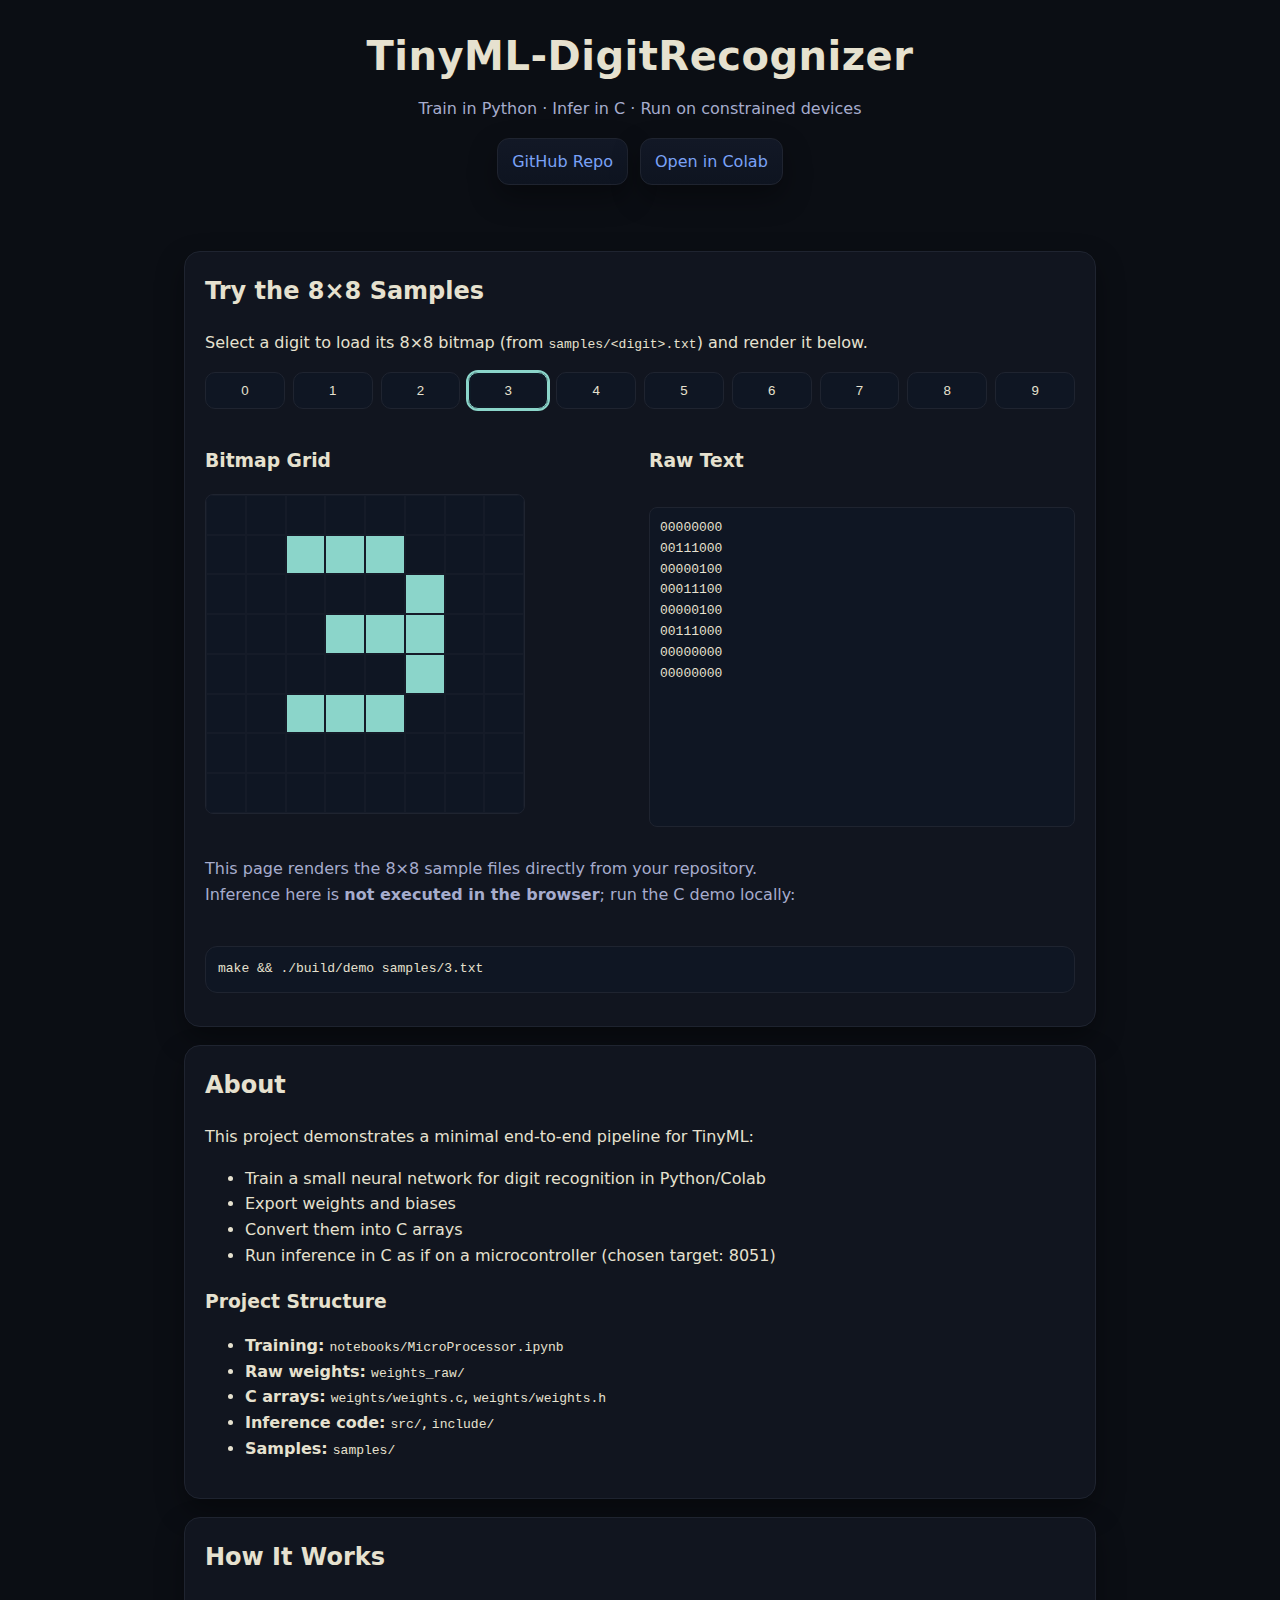
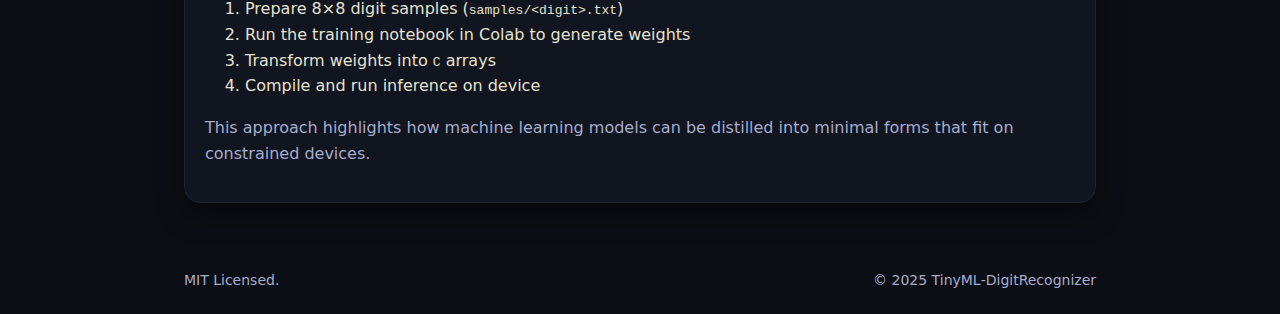
<file: docs/index.html>
<!doctype html>
<html lang="en">
<head>
  <meta charset="utf-8">
  <title>TinyML‑DigitRecognizer</title>
  <meta name="viewport" content="width=device-width, initial-scale=1">
  <meta name="description" content="TinyML digit recognition on microcontrollers — training in Python, inference in C.">
  <link rel="stylesheet" href="style.css">
</head>
<body>
  <header class="container">
    <h1>TinyML‑DigitRecognizer</h1>
    <p class="subtitle">Train in Python · Infer in C · Run on constrained devices</p>
    <nav class="actions">
      <a class="btn" href="https://github.com/WuPinLiang/TinyML-DigitRecognizer" target="_blank" rel="noopener">GitHub Repo</a>
      <a class="btn" href="https://colab.research.google.com/github/WuPinLiang/TinyML-DigitRecognizer/blob/main/notebooks/MicroProcessor.ipynb" target="_blank" rel="noopener">Open in Colab</a>
    </nav>
  </header>

  <main class="container">
    <section class="panel">
      <h2>Try the 8×8 Samples</h2>
      <p>Select a digit to load its 8×8 bitmap (from <code>samples/&lt;digit&gt;.txt</code>) and render it below.</p>

      <div class="picker" id="digit-buttons"></div>

      <div class="grid-wrap">
        <div class="grid-section">
          <h3>Bitmap Grid</h3>
          <div id="grid" class="grid"></div>
        </div>
        <div class="raw-section">
          <h3>Raw Text</h3>
          <pre id="raw" class="raw"></pre>
        </div>
      </div>

      <div class="note-wrap">
        <p class="note">
          This page renders the 8×8 sample files directly from your repository.<br>
          Inference here is <strong>not executed in the browser</strong>; run the C demo locally:
        </p>
        <pre class="code">make && ./build/demo samples/3.txt</pre>
      </div>
    </section>

    <section class="panel">
      <h2>About</h2>
      <p>
        This project demonstrates a minimal end‑to‑end pipeline for TinyML:<br>
        <ul>
          <li>Train a small neural network for digit recognition in Python/Colab</li>
          <li>Export weights and biases</li>
          <li>Convert them into C arrays</li>
          <li>Run inference in C as if on a microcontroller (chosen target: 8051)</li>
        </ul>
      </p>
      <div class="project-structure">
        <h3>Project Structure</h3>
        <ul>
          <li><strong>Training:</strong> <code>notebooks/MicroProcessor.ipynb</code></li>
          <li><strong>Raw weights:</strong> <code>weights_raw/</code></li>
          <li><strong>C arrays:</strong> <code>weights/weights.c</code>, <code>weights/weights.h</code></li>
          <li><strong>Inference code:</strong> <code>src/</code>, <code>include/</code></li>
          <li><strong>Samples:</strong> <code>samples/</code></li>
        </ul>
      </div>
    </section>

    <section class="panel">
      <h2>How It Works</h2>
      <ol>
        <li>Prepare 8×8 digit samples (<code>samples/&lt;digit&gt;.txt</code>)</li>
        <li>Run the training notebook in Colab to generate weights</li>
        <li>Transform weights into <code>C</code> arrays</li>
        <li>Compile and run inference on device</li>
      </ol>
      <p class="note">This approach highlights how machine learning models can be distilled into minimal forms that fit on constrained devices.</p>
    </section>
  </main>

  <footer class="container footer">
    <span>MIT Licensed.</span>
    <span>© 2025 TinyML‑DigitRecognizer</span>
  </footer>

  <script src="app.js?v=4"></script>
  <script src="app.v6.js?v=6"></script>
</body>
</html>
</file>
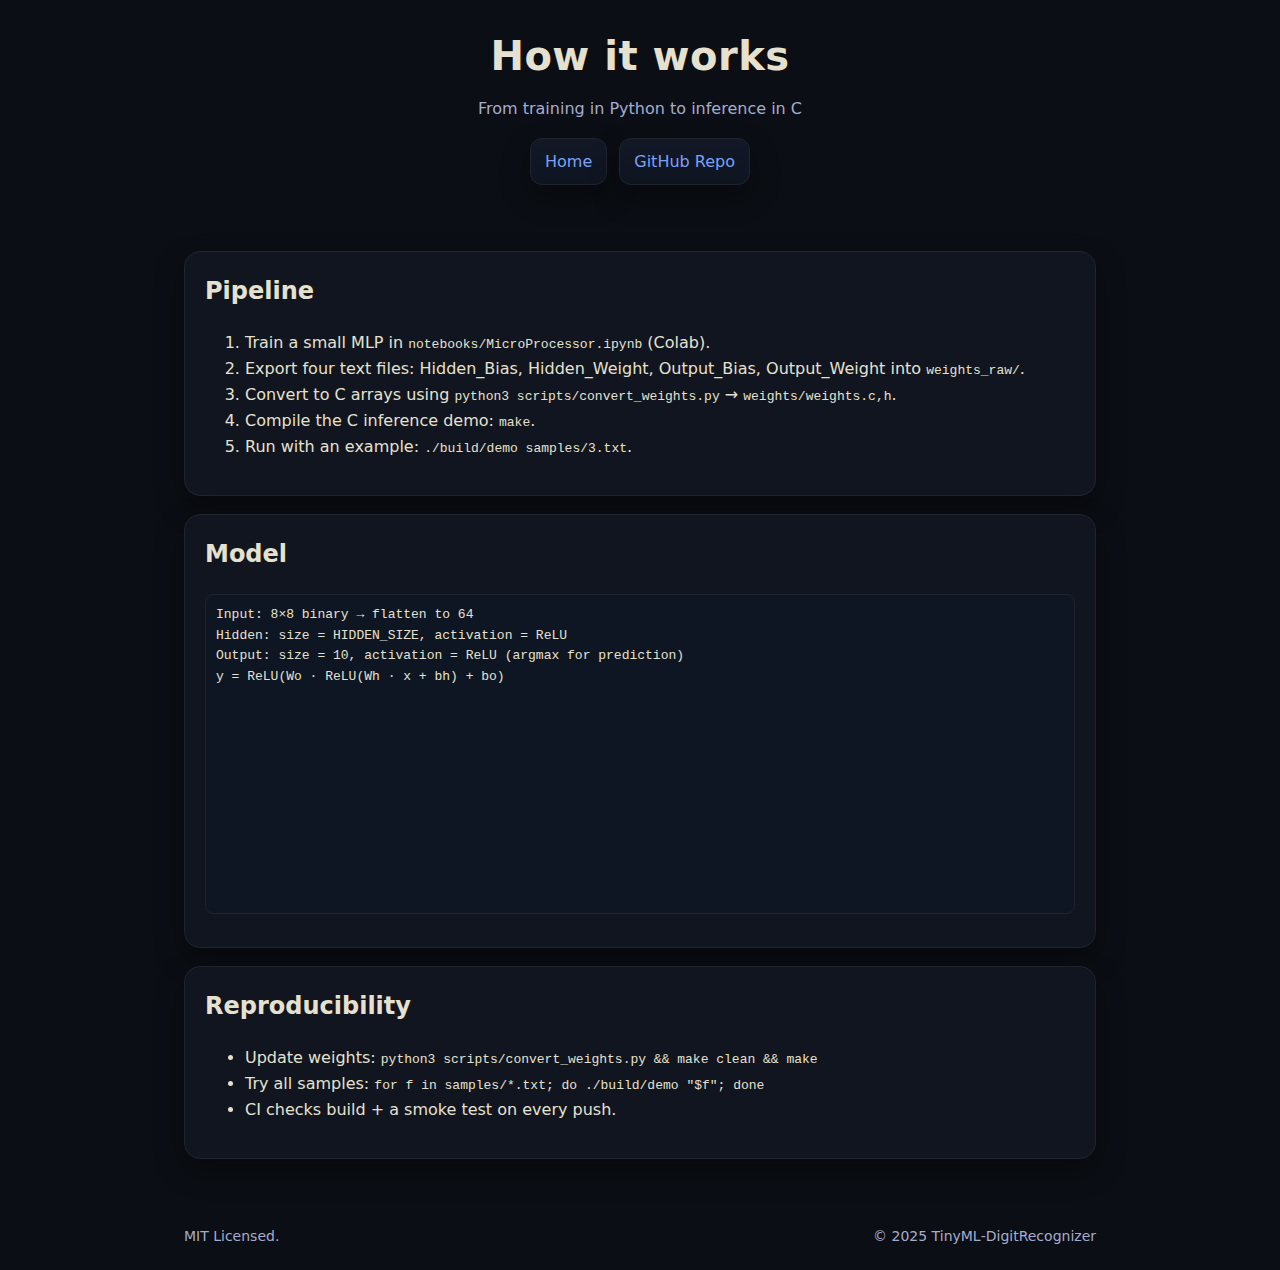
<file: docs/how-it-works.html>
<!doctype html>
<html lang="en">
<head>
  <meta charset="utf-8">
  <title>TinyML‑DigitRecognizer · How it works</title>
  <meta name="viewport" content="width=device-width, initial-scale=1">
  <link rel="stylesheet" href="style.css">
</head>
<body>
  <header class="container">
    <h1>How it works</h1>
    <p class="subtitle">From training in Python to inference in C</p>
    <nav class="actions">
      <a class="btn" href="./index.html">Home</a>
      <a class="btn" href="https://github.com/WuPinLiang/TinyML-DigitRecognizer" target="_blank" rel="noopener">GitHub Repo</a>
    </nav>
  </header>

  <main class="container">
    <section class="panel">
      <h2>Pipeline</h2>
      <ol>
        <li>Train a small MLP in <code>notebooks/MicroProcessor.ipynb</code> (Colab).</li>
        <li>Export four text files: Hidden_Bias, Hidden_Weight, Output_Bias, Output_Weight into <code>weights_raw/</code>.</li>
        <li>Convert to C arrays using <code>python3 scripts/convert_weights.py</code> → <code>weights/weights.c,h</code>.</li>
        <li>Compile the C inference demo: <code>make</code>.</li>
        <li>Run with an example: <code>./build/demo samples/3.txt</code>.</li>
      </ol>
    </section>

    <section class="panel">
      <h2>Model</h2>
      <pre class="raw">
Input: 8×8 binary → flatten to 64
Hidden: size = HIDDEN_SIZE, activation = ReLU
Output: size = 10, activation = ReLU (argmax for prediction)
y = ReLU(Wo · ReLU(Wh · x + bh) + bo)
      </pre>
    </section>

    <section class="panel">
      <h2>Reproducibility</h2>
      <ul>
        <li>Update weights: <code>python3 scripts/convert_weights.py && make clean && make</code></li>
        <li>Try all samples: <code>for f in samples/*.txt; do ./build/demo "$f"; done</code></li>
        <li>CI checks build + a smoke test on every push.</li>
      </ul>
    </section>
  </main>

  <footer class="container footer">
    <span>MIT Licensed.</span>
    <span>© 2025 TinyML‑DigitRecognizer</span>
  </footer>
</body>
</html>
</file>
<file: docs/style.css>
:root {
  --bg: #0b0e14;
  --fg: #e6e1cf;
  --muted: #a6accd;
  --brand: #7aa2f7;
  --panel: #11151f;
  --border: #1f2430;
  --accent: #8bd5ca;
  --ok: #22c55e;
  --warn: #f59e0b;
  --err: #ef4444;
  --shadow: 0 12px 28px rgba(0,0,0,.35);
  --radius: 16px;
}

/* Base */
* { box-sizing: border-box; }
html, body {
  margin: 0; padding: 0; background: var(--bg); color: var(--fg);
  font-family: ui-sans-serif, system-ui, -apple-system, Segoe UI, Roboto, Helvetica, Arial, "Apple Color Emoji", "Segoe UI Emoji";
  line-height: 1.6;
}
a { color: var(--brand); text-decoration: none; }
a:hover { text-decoration: underline; }
img { max-width: 100%; display: block; }

.container { max-width: 960px; margin: 0 auto; padding: 24px; }

/* Header */
header { text-align: center; padding-top: 32px; padding-bottom: 8px; }
h1 { margin: 0; font-size: clamp(28px, 4.2vw, 40px); letter-spacing: 0.5px; }
.subtitle { margin: 8px 0 16px; color: var(--muted); }
.actions { display: flex; gap: 12px; justify-content: center; flex-wrap: wrap; }
.btn {
  display: inline-flex; align-items: center; gap: 8px;
  padding: 10px 14px; border: 1px solid var(--border);
  border-radius: 12px; background: linear-gradient(180deg, #121826, #0e1420);
  box-shadow: var(--shadow);
  transition: transform .15s ease, box-shadow .15s ease, border-color .2s ease;
}
.btn:hover { border-color: var(--brand); box-shadow: 0 0 0 2px #1a2333 inset, var(--shadow); transform: translateY(-1px); }
.btn:focus-visible { outline: 2px solid var(--brand); outline-offset: 2px; }

/* Panels & Sections */
.panel {
  background: var(--panel); border: 1px solid var(--border); border-radius: var(--radius);
  padding: 20px; margin: 18px 0; box-shadow: var(--shadow);
}
.panel h2 { margin-top: 0; }
.panel h3 { margin-bottom: 8px; }

.note { color: var(--muted); }
.code {
  background: #0f1623; border: 1px solid var(--border); border-radius: 12px; padding: 12px;
  overflow: auto;
}

/* Pills / Badges */
.pill { display: inline-flex; align-items: center; gap: 6px; padding: 6px 10px; border-radius: 999px;
  background: color-mix(in oklab, var(--accent) 14%, transparent);
  border: 1px solid color-mix(in oklab, var(--accent) 30%, transparent);
}
.tag { display: inline-block; font-size: 12px; padding: 2px 8px; border-radius: 999px; background: #0f1623; border: 1px solid var(--border); color: var(--muted); }
.kbd { font-family: ui-monospace, SFMono-Regular, Menlo, Monaco, Consolas, "Liberation Mono", monospace; background:#0f1623; border:1px solid var(--border); border-radius:6px; padding:2px 6px; }

/* Picker */
.picker { display: grid; grid-template-columns: repeat(10, 1fr); gap: 8px; margin: 12px 0 18px; }
.picker button {
  padding: 10px 0; background: #0f1623; color: var(--fg);
  border: 1px solid var(--border); border-radius: 10px; cursor: pointer;
  transition: transform .1s ease, border-color .15s ease, box-shadow .2s ease;
}
.picker button:hover { transform: translateY(-1px); border-color: var(--brand); }
.picker button.active { outline: 2px solid var(--accent); border-color: var(--accent); box-shadow: 0 0 0 2px #0f1a26 inset; }

/* Grid & Raw */
.grid-wrap { display: grid; grid-template-columns: 1fr 1fr; gap: 18px; align-items: start; }
.grid-section, .raw-section { display: grid; gap: 10px; }
.grid {
  width: 320px; height: 320px; display: grid; grid-template-columns: repeat(8, 1fr); grid-template-rows: repeat(8, 1fr);
  background: #0f1623; border: 1px solid var(--border); border-radius: 8px; overflow: hidden;
}
.cell { border: 1px solid #151b28; transition: background-color .1s ease; }
.cell.on { background: var(--accent); }
.raw { background: #0f1623; border: 1px solid var(--border); border-radius: 8px; padding: 10px; min-height: 320px; overflow: auto; }
.note-wrap { display:grid; gap:10px; }

/* Tables (optional sections you might add later) */
.table { width:100%; border-collapse: separate; border-spacing:0; background:#0f1623; border:1px solid var(--border); border-radius:12px; overflow:hidden; }
.table th, .table td { padding:10px 12px; border-bottom:1px solid var(--border); text-align:left; }
.table th { background:#0e1420; }
.table tr:last-child td { border-bottom:0; }

/* Alerts */
.ok { color: var(--ok); }
.warn { color: var(--warn); }
.err { color: var(--err); }

/* Footer */
.footer { display: flex; justify-content: space-between; color: var(--muted); font-size: 14px; gap:12px; flex-wrap: wrap; }

/* Responsive */
@media (max-width: 760px) {
  .grid-wrap { grid-template-columns: 1fr; }
  .grid { width: 100%; height: auto; aspect-ratio: 1 / 1; }
}

/* Focus visible for accessibility */
:where(a, button, [role="button"]) :focus-visible { outline: 2px solid var(--brand); outline-offset: 2px; }
</file>
